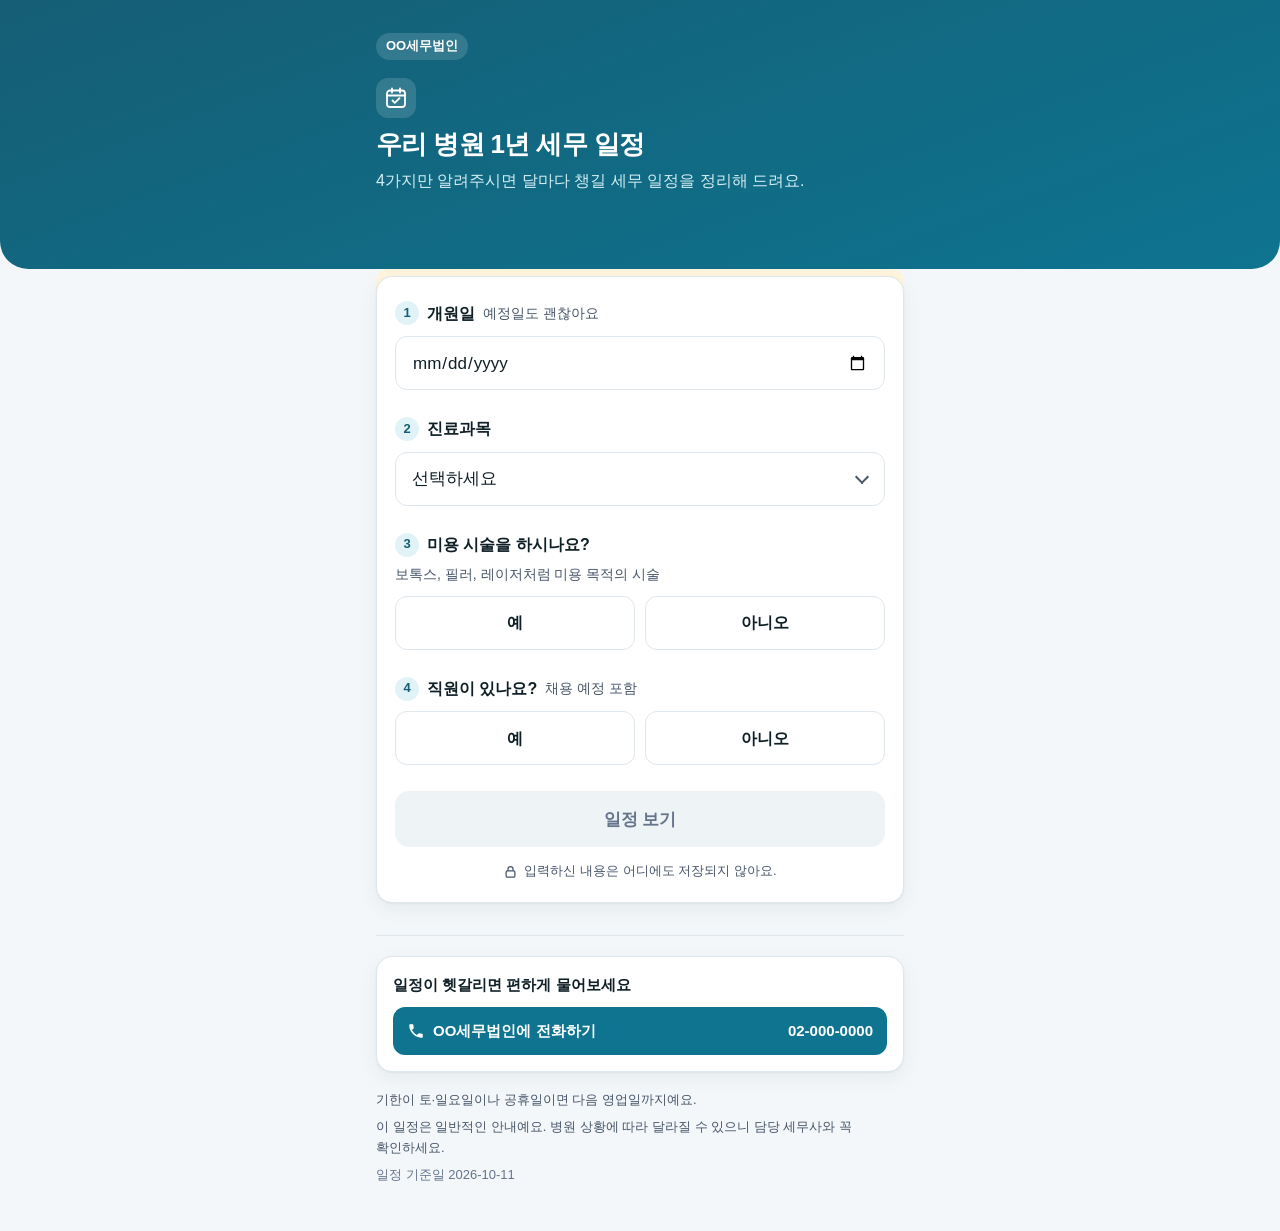
<file: site/index.html>
<!doctype html>
<html lang="ko">
<head>
  <meta charset="utf-8">
  <meta name="viewport" content="width=device-width, initial-scale=1, viewport-fit=cover">
  <meta name="description" content="개원일과 진료 조건 4가지만 입력하면 병원에 맞는 1년 세무 일정을 월별로 보여드려요.">
  <meta name="theme-color" content="#155e75" media="(prefers-color-scheme: light)">
  <meta name="theme-color" content="#0b2f39" media="(prefers-color-scheme: dark)">
  <title>우리 병원 1년 세무 일정</title>
  <link rel="stylesheet" href="css/style.css">
</head>
<body>
  <div class="wrap">
    <header class="top hero">
      <p class="brand" id="brand"></p>
      <svg class="hero-ico" viewBox="0 0 24 24" aria-hidden="true" focusable="false"><rect x="3" y="4.5" width="18" height="16.5" rx="3"/><path d="M3 9.5h18M8 2.5v4M16 2.5v4"/><path d="m8.5 14.5 2.3 2.3 4.7-4.7"/></svg>
      <h1>우리 병원 1년 세무 일정</h1>
      <p class="lead">4가지만 알려주시면 달마다 챙길 세무 일정을 정리해 드려요.</p>
    </header>

    <main>
      <p class="notice" id="loadNotice" hidden></p>

      <form id="form" class="card" novalidate>
        <label class="field">
          <span class="label"><span class="step">1</span>개원일 <small>예정일도 괜찮아요</small></span>
          <input type="date" id="openDate" required>
          <span class="error" id="dateError" hidden></span>
        </label>

        <label class="field">
          <span class="label"><span class="step">2</span>진료과목</span>
          <span class="select">
            <select id="dept" required>
              <option value="">불러오는 중…</option>
            </select>
          </span>
        </label>

        <fieldset class="field">
          <legend class="label"><span class="step">3</span>미용 시술을 하시나요?</legend>
          <p class="hint" id="beautyHint"></p>
          <div class="seg">
            <label><input type="radio" name="beauty" value="Y"><span>예</span></label>
            <label><input type="radio" name="beauty" value="N"><span>아니오</span></label>
          </div>
        </fieldset>

        <fieldset class="field">
          <legend class="label"><span class="step">4</span>직원이 있나요? <small>채용 예정 포함</small></legend>
          <div class="seg">
            <label><input type="radio" name="staff" value="Y"><span>예</span></label>
            <label><input type="radio" name="staff" value="N"><span>아니오</span></label>
          </div>
        </fieldset>

        <button type="submit" class="btn" id="submit" disabled>일정 보기</button>
        <p class="privacy"><svg class="ico" viewBox="0 0 24 24" aria-hidden="true" focusable="false"><rect x="5" y="11" width="14" height="10" rx="2"/><path d="M8 11V8a4 4 0 0 1 8 0v3"/></svg>입력하신 내용은 어디에도 저장되지 않아요.</p>
      </form>

      <section id="result" hidden>
        <div class="result-bar">
          <button type="button" class="back" id="back">← 다시 입력</button>
          <a class="jump" id="jumpNow" href="#" hidden>이번 달로 ↓</a>
        </div>
        <div class="chips" id="chips"></div>
        <p class="notice" id="draftNotice" hidden>검수 전 예시 일정이 포함되어 있어요. 실제 일정은 담당 세무사와 확인하세요.</p>
        <div id="schedule"></div>
      </section>
    </main>

    <footer class="foot" id="footer"></footer>
  </div>

  <script src="js/config.js"></script>
  <script src="js/data.js"></script>
  <script src="js/engine.js"></script>
  <script src="js/ui.js"></script>
  <script src="js/app.js"></script>
</body>
</html>
</file>
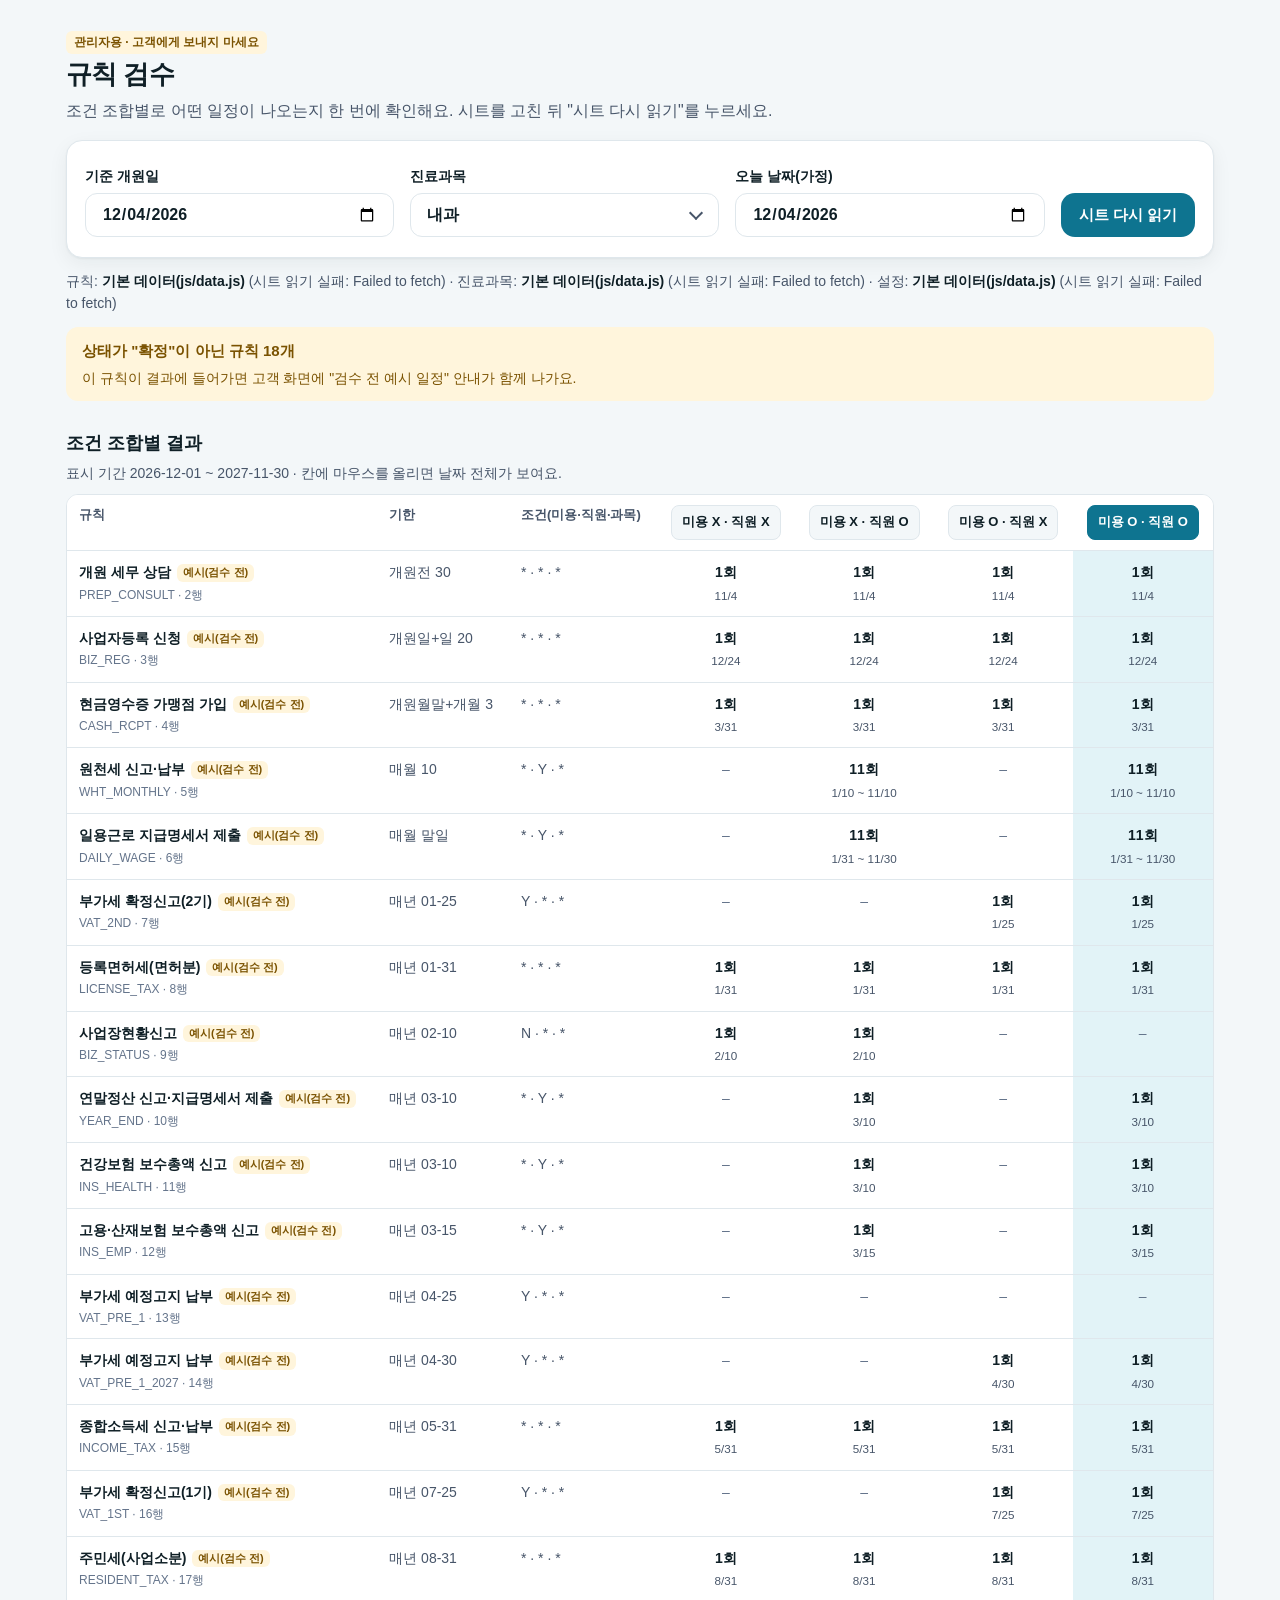
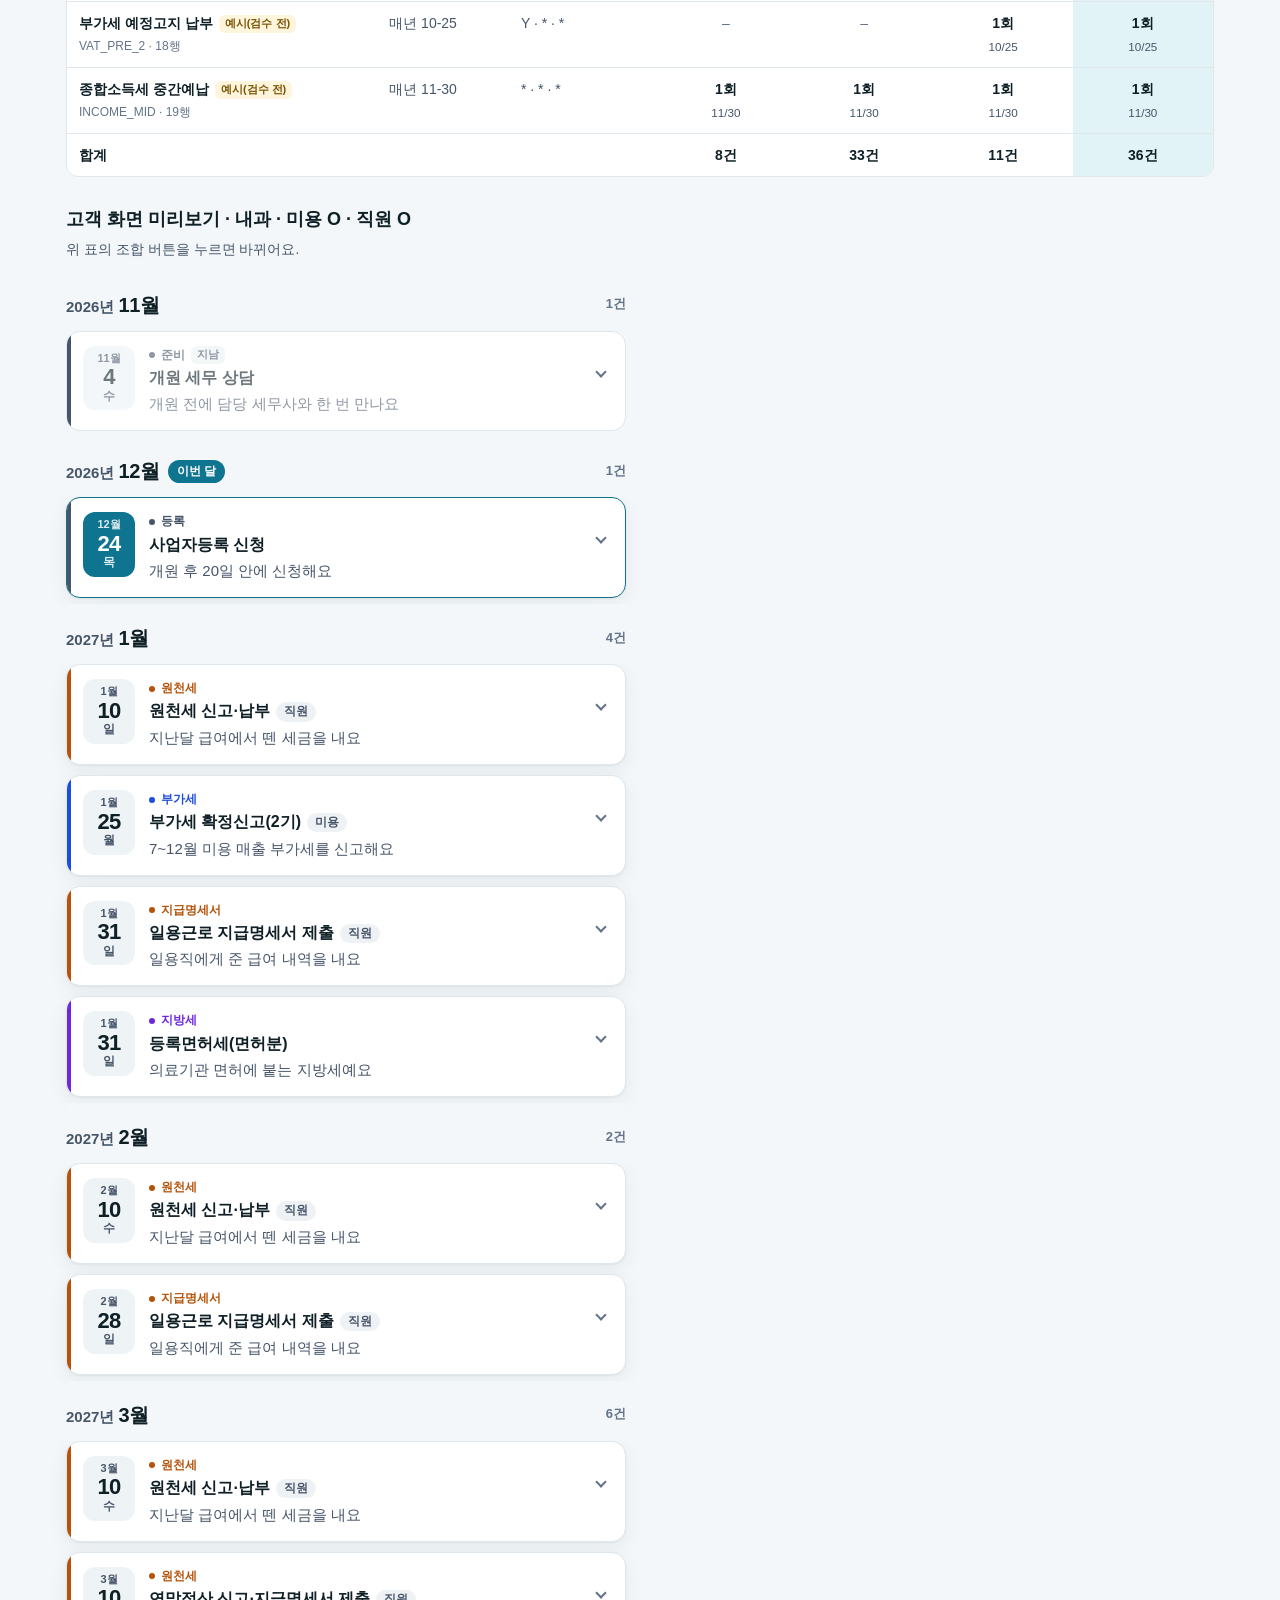
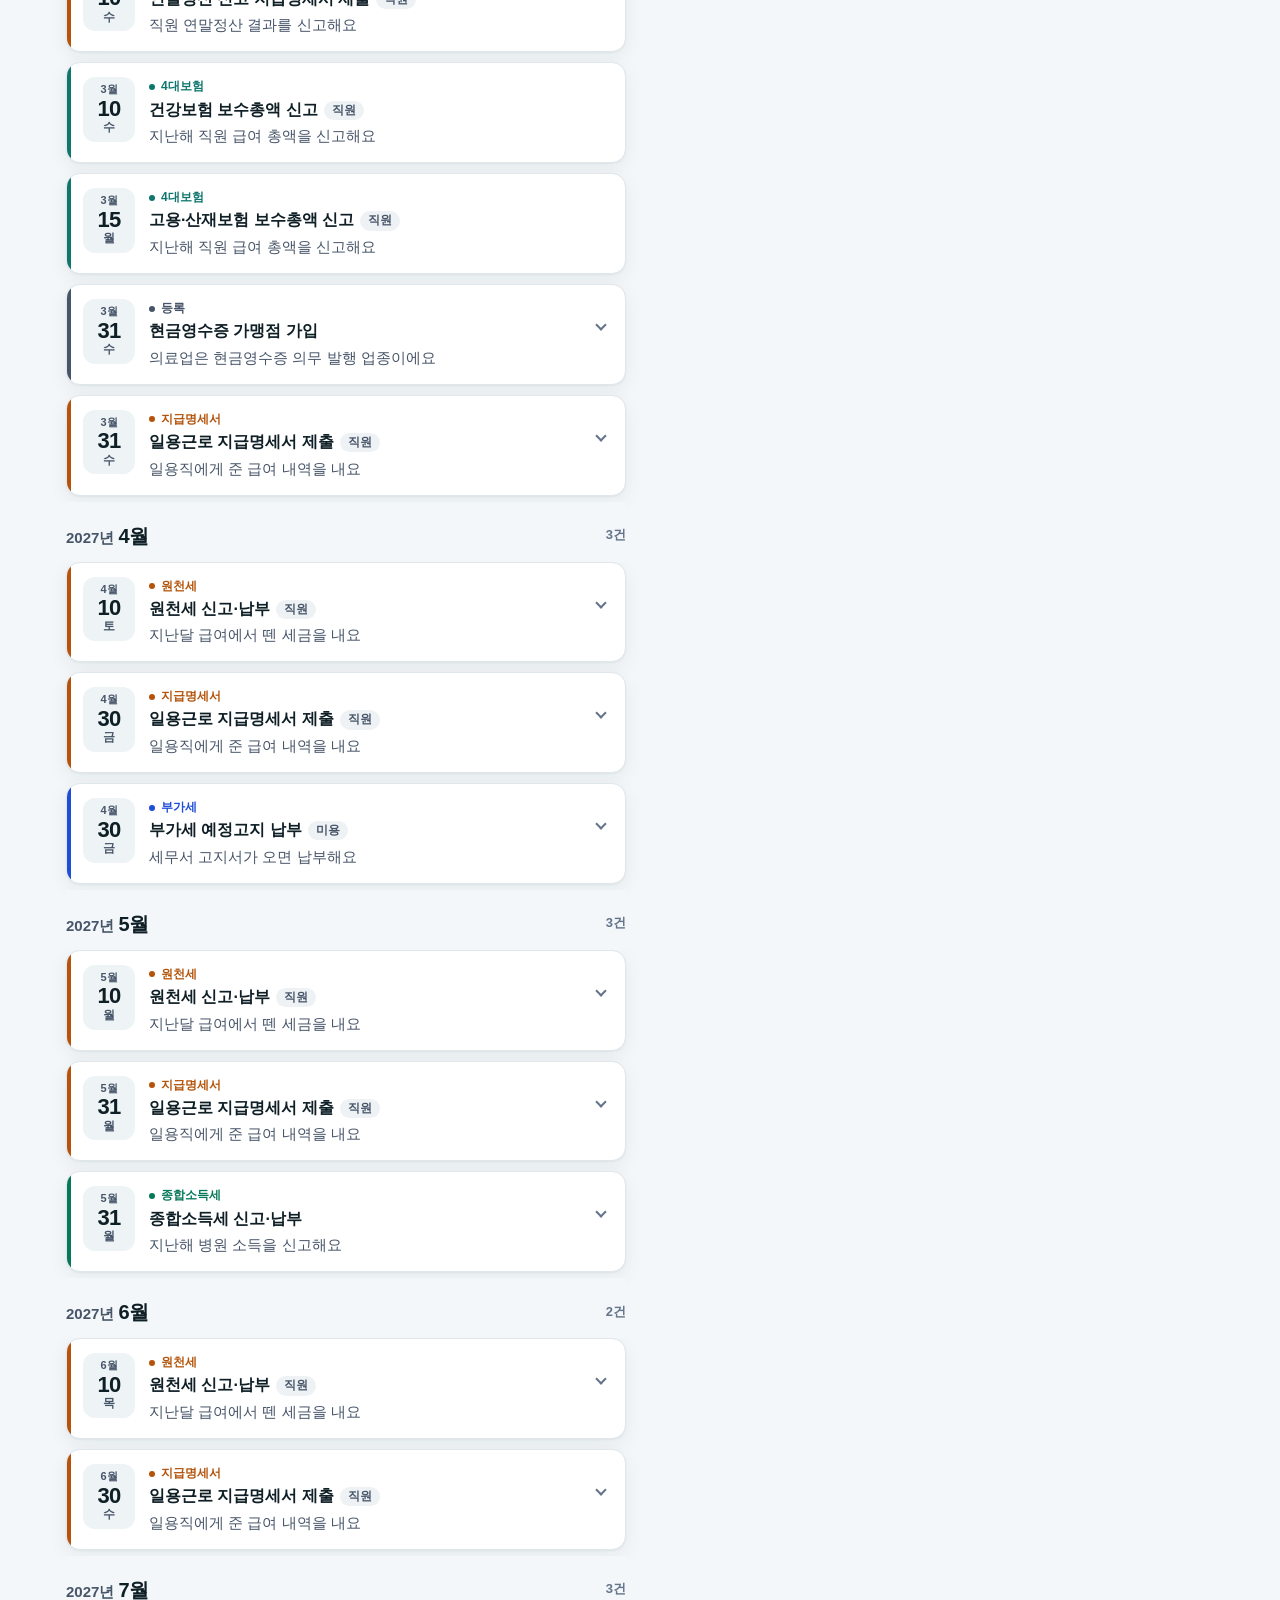
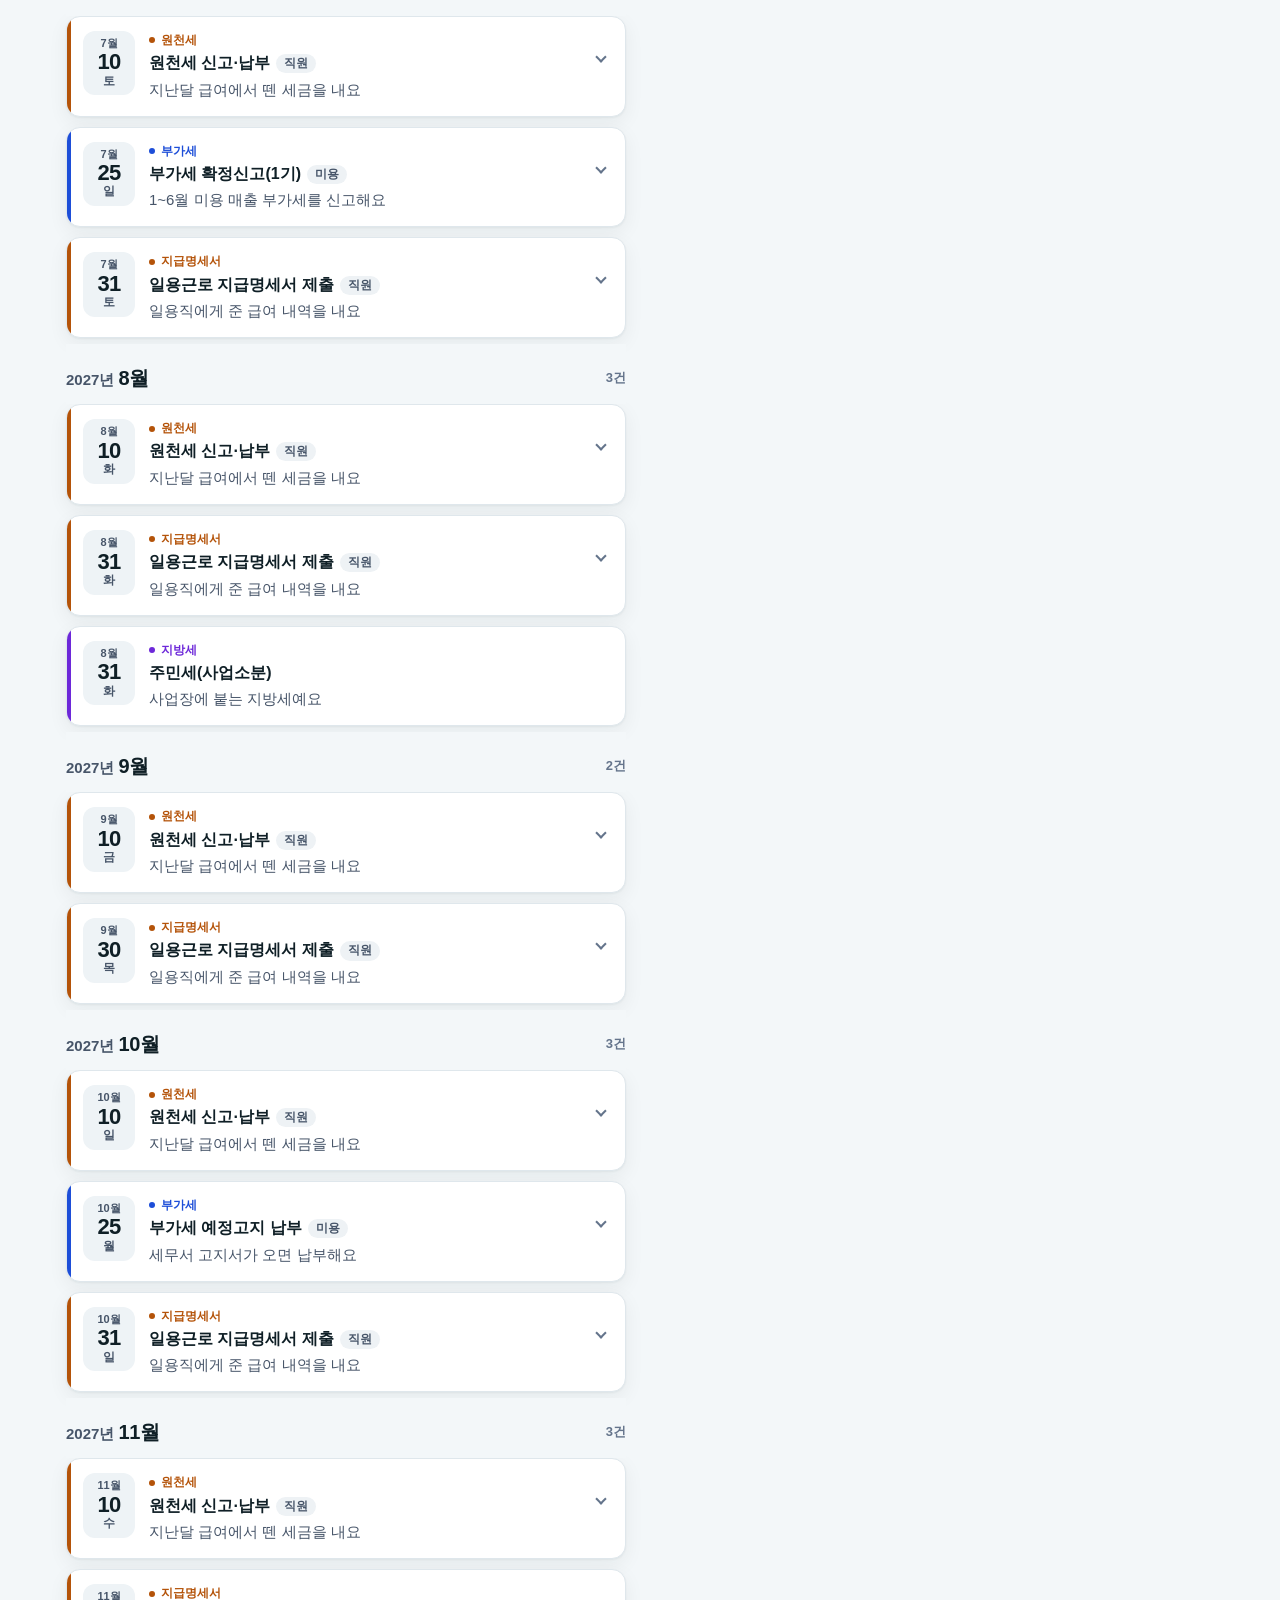
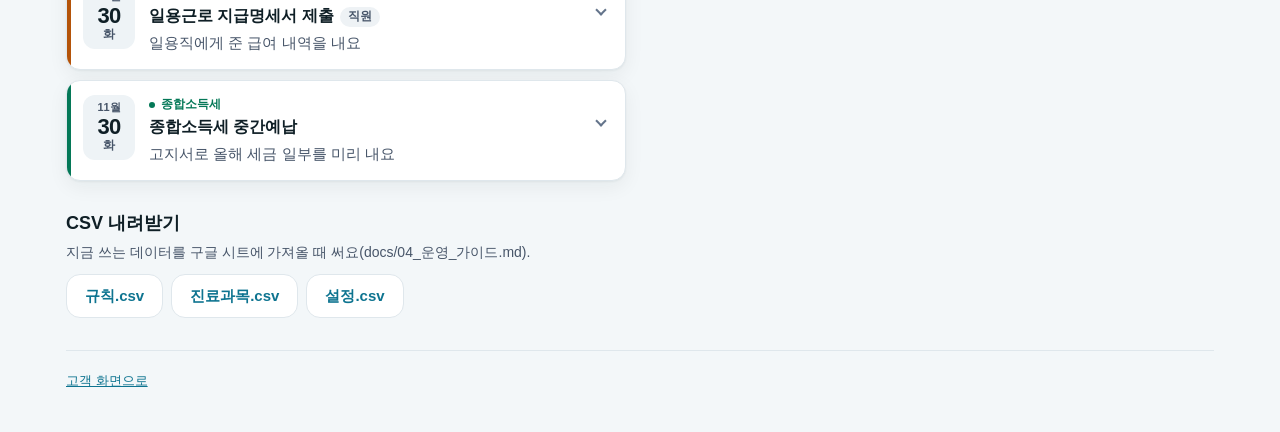
<file: site/review.html>
<!doctype html>
<html lang="ko">
<head>
  <meta charset="utf-8">
  <meta name="viewport" content="width=device-width, initial-scale=1">
  <meta name="robots" content="noindex, nofollow">
  <title>세무 일정 규칙 검수</title>
  <link rel="stylesheet" href="css/style.css">
</head>
<body>
  <div class="wrap wide">
    <header class="top">
      <span class="admin-tag">관리자용 · 고객에게 보내지 마세요</span>
      <h1>규칙 검수</h1>
      <p class="lead">조건 조합별로 어떤 일정이 나오는지 한 번에 확인해요. 시트를 고친 뒤 "시트 다시 읽기"를 누르세요.</p>
    </header>

    <div class="card controls">
      <label>기준 개원일 <input type="date" id="rOpen"></label>
      <label>진료과목 <span class="select"><select id="rDept"></select></span></label>
      <label>오늘 날짜(가정) <input type="date" id="rToday"></label>
      <button type="button" class="btn small" id="reload">시트 다시 읽기</button>
    </div>
    <p class="status" id="status">불러오는 중…</p>

    <div id="problems"></div>

    <h2 class="section-title">조건 조합별 결과</h2>
    <p class="section-sub" id="periodText"></p>
    <div class="table-wrap"><table class="matrix" id="matrix"></table></div>

    <h2 class="section-title" id="previewTitle">고객 화면 미리보기</h2>
    <p class="section-sub">위 표의 조합 버튼을 누르면 바뀌어요.</p>
    <div class="preview" id="preview"></div>

    <h2 class="section-title">CSV 내려받기</h2>
    <p class="section-sub">지금 쓰는 데이터를 구글 시트에 가져올 때 써요(docs/04_운영_가이드.md).</p>
    <div class="export">
      <button type="button" class="btn small ghost" data-export="rules">규칙.csv</button>
      <button type="button" class="btn small ghost" data-export="depts">진료과목.csv</button>
      <button type="button" class="btn small ghost" data-export="settings">설정.csv</button>
    </div>

    <footer class="foot"><a href="./">고객 화면으로</a></footer>
  </div>

  <script src="js/config.js"></script>
  <script src="js/data.js"></script>
  <script src="js/engine.js"></script>
  <script src="js/ui.js"></script>
  <script src="js/review.js"></script>
</body>
</html>
</file>
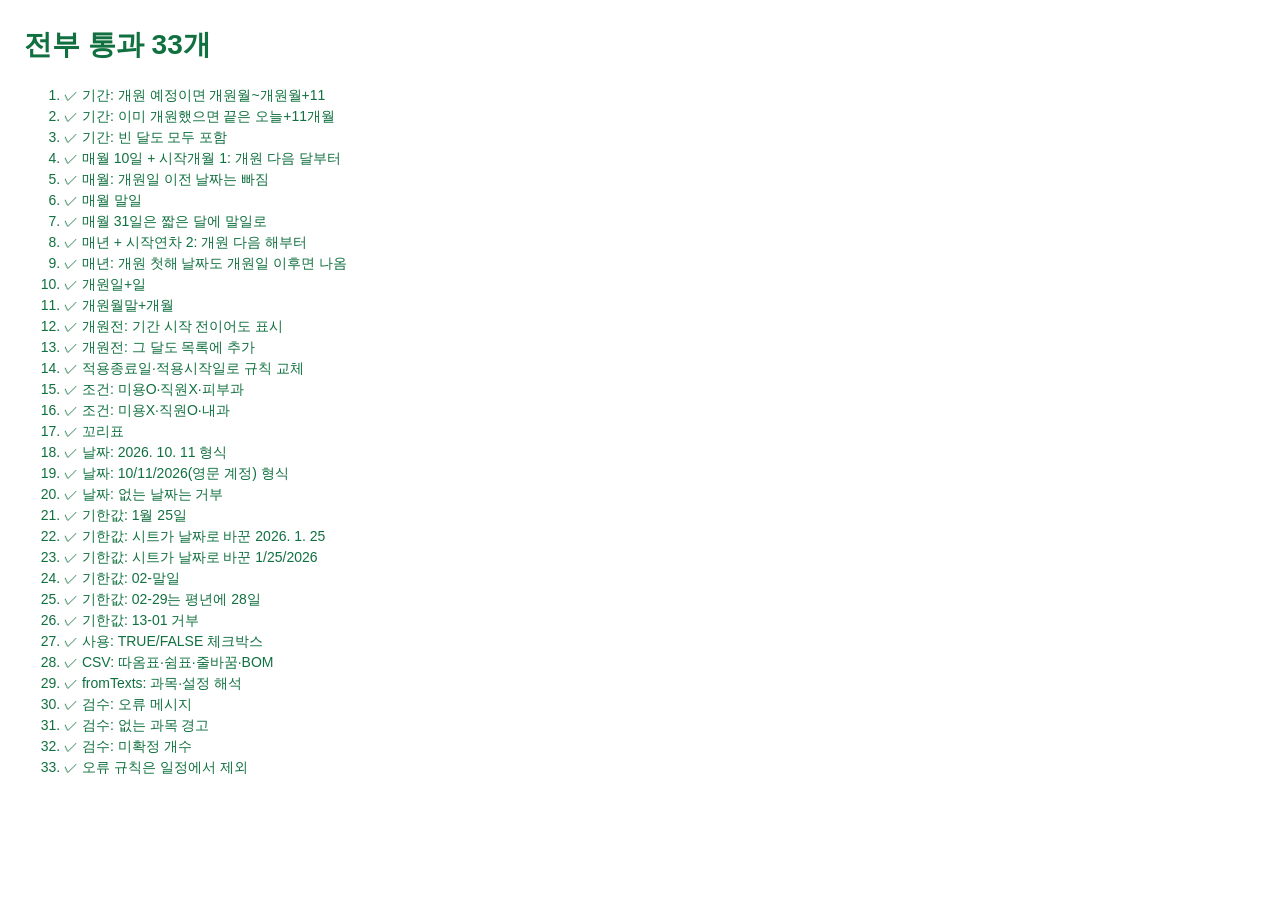
<file: site/tests/engine.test.html>
<!doctype html>
<html lang="ko">
<head>
  <meta charset="utf-8">
  <meta name="viewport" content="width=device-width, initial-scale=1">
  <meta name="robots" content="noindex, nofollow">
  <title>엔진 테스트</title>
  <style>
    body { font: 14px/1.5 -apple-system, "Apple SD Gothic Neo", sans-serif; margin: 24px; background: #fff; color: #111; }
    .pass { color: #11703f; } .fail { color: #b42318; font-weight: 700; }
    pre { white-space: pre-wrap; margin: 0 0 0 16px; color: #555; }
  </style>
</head>
<body>
  <h1 id="summary">테스트 실행 중…</h1>
  <ol id="out"></ol>

  <script src="../js/engine.js"></script>
  <script src="engine.tests.js"></script>
  <script>
    var results = window.TaxEngineTests(window.TaxEngine);
    var failed = results.filter(function (x) { return !x.ok; }).length;
    var summary = document.getElementById('summary');
    summary.textContent = failed ? '실패 ' + failed + ' / ' + results.length : '전부 통과 ' + results.length + '개';
    summary.className = failed ? 'fail' : 'pass';
    document.getElementById('out').innerHTML = results.map(function (x) {
      return '<li class="' + (x.ok ? 'pass' : 'fail') + '">' + (x.ok ? '✓ ' : '✗ ') + x.name +
        (x.detail ? '<pre>' + x.detail.replace(/</g, '&lt;') + '</pre>' : '') + '</li>';
    }).join('');
  </script>
</body>
</html>
</file>
<file: site/css/style.css>
/*
 * 모바일 우선(360px~). 외부 폰트·라이브러리 없이 기기 기본 글꼴만 쓴다.
 * 톤: 의료·전문 서비스용 신뢰감 있는 미니멀(청록 계열). 본문 대비 4.5:1 이상, 포커스 링 3px,
 * 터치 영역 44px 이상, 색만으로 뜻을 전하지 않는다(세목·지남은 글자로도 표시).
 */
:root {
  --bg: #f3f7f9;
  --surface: #ffffff;
  --text: #0f1f26;
  --muted: #475569;
  --faint: #64748b;
  --line: #dfe7ec;
  --accent: #0e7490;
  --accent-strong: #155e75;
  --accent-text: #ffffff;
  --accent-soft: #e2f3f7;
  --hero-1: #155e75;
  --hero-2: #0e7490;
  --hero-text: #ffffff;
  --hero-muted: #d3eef4;
  --tile: #eef3f6;
  --tag: #eef2f5;
  --shadow: 0 1px 2px rgba(15, 31, 38, 0.05), 0 6px 20px rgba(15, 31, 38, 0.06);
  --warn-bg: #fff5dc;
  --warn: #7a5200;
  --err-bg: #fdecec;
  --err: #b42318;
  --ok-bg: #e7f6ee;
  --ok: #11703f;
  --c-vat: #1d4ed8;
  --c-wage: #b45309;
  --c-income: #047857;
  --c-local: #6d28d9;
  --c-ins: #0f766e;
  --c-etc: #475569;
  --radius: 16px;
  color-scheme: light;
}
@media (prefers-color-scheme: dark) {
  :root {
    --bg: #0b1418;
    --surface: #132026;
    --text: #e8f0f3;
    --muted: #a9b8c0;
    --faint: #8597a1;
    --line: #22343c;
    --accent: #5cc6dd;
    --accent-strong: #8ad8e9;
    --accent-text: #062730;
    --accent-soft: #12333d;
    --hero-1: #0b2f39;
    --hero-2: #0e4452;
    --hero-text: #f1fafc;
    --hero-muted: #b5dce5;
    --tile: #1a2b32;
    --tag: #1f3038;
    --shadow: 0 1px 2px rgba(0, 0, 0, 0.3);
    --warn-bg: #3a2e12;
    --warn: #f2c96b;
    --err-bg: #3b1d1d;
    --err: #ff8f85;
    --ok-bg: #15301f;
    --ok: #68d79c;
    --c-vat: #8fb0ff;
    --c-wage: #f3b35e;
    --c-income: #5fd3a5;
    --c-local: #c4a6ff;
    --c-ins: #5ccfc2;
    --c-etc: #a9b8c0;
    color-scheme: dark;
  }
}

* { box-sizing: border-box; }
html { -webkit-text-size-adjust: 100%; }
body {
  margin: 0;
  background: var(--bg);
  color: var(--text);
  font-family: "Pretendard", -apple-system, BlinkMacSystemFont, "Apple SD Gothic Neo", "Noto Sans KR", "Malgun Gothic", sans-serif;
  font-size: 16px;
  line-height: 1.6;
  word-break: keep-all;
  overflow-wrap: anywhere;
  overflow-x: clip;
  -webkit-font-smoothing: antialiased;
}
a { color: var(--accent); }
[hidden] { display: none !important; }
.ico { width: 18px; height: 18px; flex: none; fill: currentColor; }

.wrap { max-width: 560px; margin: 0 auto; padding: 0 16px; padding-bottom: env(safe-area-inset-bottom); }

/* ---------- 머리 ---------- */
.top { padding: 28px 0 16px; }
.brand { margin: 0; font-size: 14px; font-weight: 600; color: var(--muted); min-height: 1em; }
h1 { margin: 4px 0 6px; font-size: 26px; line-height: 1.3; letter-spacing: -0.025em; }
.lead { margin: 0; color: var(--muted); }

/* 고객 화면 머리: 화면 폭 전체를 채우는 청록 띠. 입력 카드가 띠 위로 살짝 겹친다. */
.hero { position: relative; padding: 32px 0 76px; color: var(--hero-text); }
.hero::before {
  content: "";
  position: absolute;
  inset: 0 calc(50% - 50vw);
  z-index: -1;
  background: linear-gradient(160deg, var(--hero-1) 0%, var(--hero-2) 100%);
  border-radius: 0 0 28px 28px;
}
.hero .brand {
  display: inline-block;
  padding: 3px 10px;
  border-radius: 999px;
  background: rgba(255, 255, 255, 0.14);
  color: var(--hero-text);
  font-size: 13px;
}
.hero .brand:empty { display: none; }
.hero-ico {
  display: block;
  width: 40px;
  height: 40px;
  margin: 18px 0 10px;
  padding: 8px;
  border-radius: 12px;
  background: rgba(255, 255, 255, 0.14);
  fill: none;
  stroke: var(--hero-text);
  stroke-width: 1.8;
  stroke-linecap: round;
  stroke-linejoin: round;
}
.hero h1 { color: var(--hero-text); }
.hero .lead { color: var(--hero-muted); }
.hero + main > #form { margin-top: -52px; }
.show-result .hero { padding: 24px 0 22px; }
.show-result .hero-ico, .show-result .lead { display: none; }
.show-result .hero h1 { margin-top: 10px; font-size: 22px; }
.show-result .hero + main { padding-top: 16px; }

/* ---------- 입력 ---------- */
.card {
  position: relative;
  background: var(--surface);
  border: 1px solid var(--line);
  border-radius: var(--radius);
  padding: 24px 18px 20px;
  box-shadow: var(--shadow);
}
.field { display: block; border: 0; margin: 0 0 26px; padding: 0; min-width: 0; }
.label { display: flex; align-items: center; flex-wrap: wrap; gap: 0 8px; margin-bottom: 10px; padding: 0; font-weight: 700; }
.label small { font-weight: 400; font-size: 14px; color: var(--muted); }
.step {
  display: inline-grid;
  place-items: center;
  width: 24px;
  height: 24px;
  border-radius: 50%;
  background: var(--accent-soft);
  color: var(--accent-strong);
  font-size: 13px;
  font-weight: 800;
}
.hint { margin: -4px 0 10px; font-size: 14px; color: var(--muted); }
.error { display: block; margin-top: 6px; font-size: 14px; color: var(--err); }

input[type="date"], select {
  display: block;
  width: 100%;
  height: 54px;
  padding: 0 16px;
  font: inherit;
  font-size: 17px;
  color: var(--text);
  background: var(--surface);
  border: 1.5px solid var(--line);
  border-radius: 12px;
  -webkit-appearance: none;
  appearance: none;
  transition: border-color 0.15s;
}
input[type="date"]:hover, select:hover { border-color: var(--faint); }
input[type="date"]::-webkit-date-and-time-value { text-align: left; }
input:focus-visible, select:focus-visible, button:focus-visible, a:focus-visible, summary:focus-visible {
  outline: 3px solid var(--accent);
  outline-offset: 2px;
}
.select { position: relative; display: block; }
.select::after {
  content: "";
  position: absolute;
  right: 18px;
  top: 50%;
  width: 8px;
  height: 8px;
  border-right: 2px solid var(--muted);
  border-bottom: 2px solid var(--muted);
  transform: translateY(-70%) rotate(45deg);
  pointer-events: none;
}

.seg { display: grid; grid-template-columns: 1fr 1fr; gap: 10px; }
.seg label { position: relative; }
.seg input { position: absolute; opacity: 0; pointer-events: none; }
.seg span {
  display: flex;
  align-items: center;
  justify-content: center;
  gap: 8px;
  height: 54px;
  border: 1.5px solid var(--line);
  border-radius: 12px;
  background: var(--surface);
  font-weight: 600;
  cursor: pointer;
  user-select: none;
  transition: border-color 0.15s, background-color 0.15s;
}
.seg span:hover { border-color: var(--faint); }
/* 고른 쪽은 색과 함께 체크 표시로도 구분한다 */
.seg input:checked + span { border-color: var(--accent); background: var(--accent-soft); color: var(--accent-strong); }
.seg input:checked + span::before {
  content: "";
  width: 6px;
  height: 11px;
  margin-top: -3px;
  border-right: 2.5px solid currentColor;
  border-bottom: 2.5px solid currentColor;
  transform: rotate(45deg);
}
.seg input:focus-visible + span { outline: 3px solid var(--accent); outline-offset: 2px; }

.btn {
  display: block;
  width: 100%;
  height: 56px;
  border: 0;
  border-radius: 14px;
  background: var(--accent);
  color: var(--accent-text);
  font: inherit;
  font-size: 17px;
  font-weight: 700;
  cursor: pointer;
  transition: background-color 0.15s;
}
.btn:hover:not(:disabled) { background: var(--accent-strong); }
.btn:disabled { background: var(--tile); color: var(--faint); cursor: not-allowed; }
.privacy { display: flex; align-items: center; justify-content: center; gap: 6px; margin: 14px 0 0; font-size: 13px; color: var(--muted); }
.privacy .ico { width: 15px; height: 15px; fill: none; stroke: currentColor; stroke-width: 2; }

.notice { margin: 0 0 12px; padding: 12px 14px; border-radius: 12px; background: var(--warn-bg); color: var(--warn); font-size: 14px; }

/* ---------- 결과 ---------- */
.result-bar { display: flex; align-items: center; justify-content: space-between; gap: 12px; }
.back {
  display: inline-flex;
  align-items: center;
  min-height: 44px;
  padding: 0 14px;
  border: 1px solid var(--line);
  border-radius: 999px;
  background: var(--surface);
  color: var(--accent-strong);
  font: inherit;
  font-size: 15px;
  font-weight: 600;
  cursor: pointer;
}
.jump {
  display: inline-flex;
  align-items: center;
  min-height: 44px;
  padding: 0 14px;
  border-radius: 999px;
  background: var(--accent-soft);
  color: var(--accent-strong);
  font-size: 14px;
  font-weight: 700;
  text-decoration: none;
}
.chips { display: flex; flex-wrap: wrap; gap: 6px; margin: 12px 0 14px; }
.chip { padding: 4px 11px; border: 1px solid var(--line); border-radius: 999px; background: var(--surface); color: var(--muted); font-size: 13px; font-weight: 600; }

.month h2 {
  position: sticky;
  top: 0;
  z-index: 2;
  display: flex;
  align-items: center;
  gap: 8px;
  margin: 0;
  padding: 18px 0 10px;
  background: var(--bg);
  font-size: 15px;
  font-weight: 600;
  color: var(--muted);
}
.month h2 b { font-size: 20px; font-weight: 800; color: var(--text); letter-spacing: -0.02em; }
.now { padding: 2px 9px; border-radius: 999px; background: var(--accent); color: var(--accent-text); font-size: 12px; font-weight: 700; }
.count { margin-left: auto; font-size: 13px; font-weight: 600; color: var(--faint); }
.items { display: grid; gap: 10px; margin: 0 0 6px; padding: 0; list-style: none; }

.item {
  --cat: var(--c-etc);
  position: relative;
  overflow: hidden;
  background: var(--surface);
  border: 1px solid var(--line);
  border-radius: 14px;
  box-shadow: var(--shadow);
}
.item::before { content: ""; position: absolute; left: 0; top: 0; bottom: 0; width: 4px; background: var(--cat); }
.c-vat { --cat: var(--c-vat); }
.c-wage { --cat: var(--c-wage); }
.c-income { --cat: var(--c-income); }
.c-local { --cat: var(--c-local); }
.c-ins { --cat: var(--c-ins); }
.month.current .item:not(.past) { border-color: var(--accent); }
.item.past { box-shadow: none; }
.item.past .date, .item.past .body { opacity: 0.6; }

.item summary, .item .row {
  display: grid;
  grid-template-columns: 52px 1fr 14px;
  gap: 14px;
  align-items: start;
  padding: 14px 14px 14px 16px;
}
.item summary { cursor: pointer; list-style: none; transition: background-color 0.15s; }
.item summary:hover { background: var(--tile); }
.item summary::-webkit-details-marker { display: none; }

.date {
  display: flex;
  flex-direction: column;
  align-items: center;
  padding: 6px 0 7px;
  border-radius: 12px;
  background: var(--tile);
  line-height: 1.15;
}
.date b { font-size: 22px; font-weight: 800; letter-spacing: -0.03em; }
.date small { font-size: 12px; font-weight: 600; color: var(--muted); }
.date .dm { font-size: 11px; }
.month.current .item:not(.past) .date { background: var(--accent); color: var(--accent-text); }
.month.current .item:not(.past) .date small { color: inherit; opacity: 0.85; }

.body { min-width: 0; }
.cat { display: flex; align-items: center; gap: 6px; font-size: 12px; font-weight: 700; color: var(--cat); }
.cat::before { content: ""; width: 6px; height: 6px; border-radius: 50%; background: currentColor; }
.past-label { padding: 0 6px; border-radius: 6px; background: var(--tag); color: var(--muted); font-size: 11px; }
.name { font-size: 16px; font-weight: 700; line-height: 1.4; }
.line { display: block; margin-top: 2px; font-size: 15px; color: var(--muted); }
.tag { display: inline-block; margin-left: 6px; padding: 0 8px; border-radius: 999px; background: var(--tag); color: var(--muted); font-size: 12px; font-weight: 600; vertical-align: 1px; }
.chev {
  width: 8px;
  height: 8px;
  margin-top: 22px;
  border-right: 2px solid var(--faint);
  border-bottom: 2px solid var(--faint);
  transform: rotate(45deg);
  transition: transform 0.15s;
}
details[open] .chev { transform: rotate(-135deg); margin-top: 26px; }
.more { margin: 0 14px 14px 16px; padding: 12px 14px; border-radius: 12px; background: var(--tile); font-size: 15px; }
.more p { margin: 0 0 6px; }
.more p:last-child { margin-bottom: 0; }
.basis { color: var(--muted); font-size: 13px; }
.empty { margin: 0 0 6px; padding: 12px 16px; border: 1px dashed var(--line); border-radius: 14px; font-size: 14px; color: var(--faint); }

/* 전화 버튼(상담 일정 펼침, 하단 문의) */
.call {
  display: flex;
  align-items: center;
  flex-wrap: wrap;
  gap: 4px 8px;
  min-height: 48px;
  margin-top: 10px;
  padding: 10px 14px;
  border-radius: 12px;
  background: var(--accent);
  color: var(--accent-text);
  font-size: 15px;
  font-weight: 700;
  text-decoration: none;
  transition: background-color 0.15s;
}
.call:hover { background: var(--accent-strong); }
.call b { margin-left: auto; font-variant-numeric: tabular-nums; }

/* ---------- 바닥 ---------- */
.foot { margin-top: 32px; padding: 20px 0 40px; border-top: 1px solid var(--line); font-size: 13px; color: var(--muted); }
.foot p { margin: 0 0 6px; }
.foot-call { margin: 0 0 18px; padding: 16px; border: 1px solid var(--line); border-radius: var(--radius); background: var(--surface); box-shadow: var(--shadow); }
.foot-call .foot-q { margin: 0; font-size: 15px; font-weight: 700; color: var(--text); }
.foot .contact { font-weight: 600; color: var(--text); }
.foot .stamp { color: var(--faint); }

@media (prefers-reduced-motion: reduce) {
  *, *::before, *::after { transition: none !important; scroll-behavior: auto !important; }
}

/* ---------- 검수 화면(관리자, PC 위주) ---------- */
.wrap.wide { max-width: 1180px; }
.admin-tag { display: inline-block; padding: 2px 8px; border-radius: 6px; background: var(--warn-bg); color: var(--warn); font-size: 12px; font-weight: 700; }
.controls { display: flex; flex-wrap: wrap; gap: 12px 16px; align-items: flex-end; }
.controls > label { display: flex; flex: 1 1 180px; flex-direction: column; gap: 6px; font-size: 14px; font-weight: 600; }
.controls input[type="date"], .controls select { height: 44px; font-size: 16px; }
.btn.small { width: auto; height: 44px; padding: 0 18px; font-size: 15px; }
.btn.ghost { background: var(--surface); color: var(--accent); border: 1px solid var(--line); }
.status { margin: 12px 0 0; font-size: 14px; color: var(--muted); }
.status b { color: var(--text); }
.box { margin: 12px 0; padding: 12px 16px; border-radius: 12px; font-size: 14px; }
.box h3 { margin: 0 0 4px; font-size: 15px; }
.box p { margin: 0; }
.box ul { margin: 6px 0 0; padding-left: 18px; }
.box.err { background: var(--err-bg); color: var(--err); }
.box.warn { background: var(--warn-bg); color: var(--warn); }
.box.ok { background: var(--ok-bg); color: var(--ok); }
.section-title { margin: 28px 0 8px; font-size: 18px; }
.section-sub { margin: -4px 0 10px; font-size: 14px; color: var(--muted); }
.table-wrap { overflow-x: auto; background: var(--surface); border: 1px solid var(--line); border-radius: 12px; }
.matrix { width: 100%; min-width: 900px; border-collapse: collapse; font-size: 14px; }
.matrix th, .matrix td { padding: 10px 12px; border-bottom: 1px solid var(--line); text-align: left; vertical-align: top; }
.matrix thead th { background: var(--surface); font-size: 13px; color: var(--muted); font-weight: 600; }
.matrix tfoot td, .matrix tfoot th { border-bottom: 0; font-weight: 700; }
.matrix .rname { font-weight: 700; color: var(--text); }
.matrix .rid { display: block; margin-top: 2px; font-size: 12px; color: var(--faint); font-weight: 400; }
.matrix .due, .matrix .cond { white-space: nowrap; color: var(--muted); }
.combo { padding: 6px 10px; border: 1px solid var(--line); border-radius: 8px; background: var(--bg); color: var(--text); font: inherit; font-weight: 600; white-space: nowrap; cursor: pointer; }
.combo[aria-pressed="true"] { background: var(--accent); border-color: var(--accent); color: var(--accent-text); }
.cell { text-align: center !important; white-space: nowrap; }
.cell b { display: block; }
.cell small { color: var(--muted); }
.cell.none { color: var(--faint); }
.cell.sel { background: var(--accent-soft); }
tr.off { opacity: 0.45; }
.badge { display: inline-block; margin-left: 6px; padding: 0 6px; border-radius: 6px; font-size: 11px; font-weight: 700; vertical-align: 1px; }
.badge.off { background: var(--tag); color: var(--muted); }
.badge.err { background: var(--err-bg); color: var(--err); }
.badge.warn { background: var(--warn-bg); color: var(--warn); }
.preview { max-width: 560px; }
.export { display: flex; flex-wrap: wrap; gap: 8px; }
</file>
